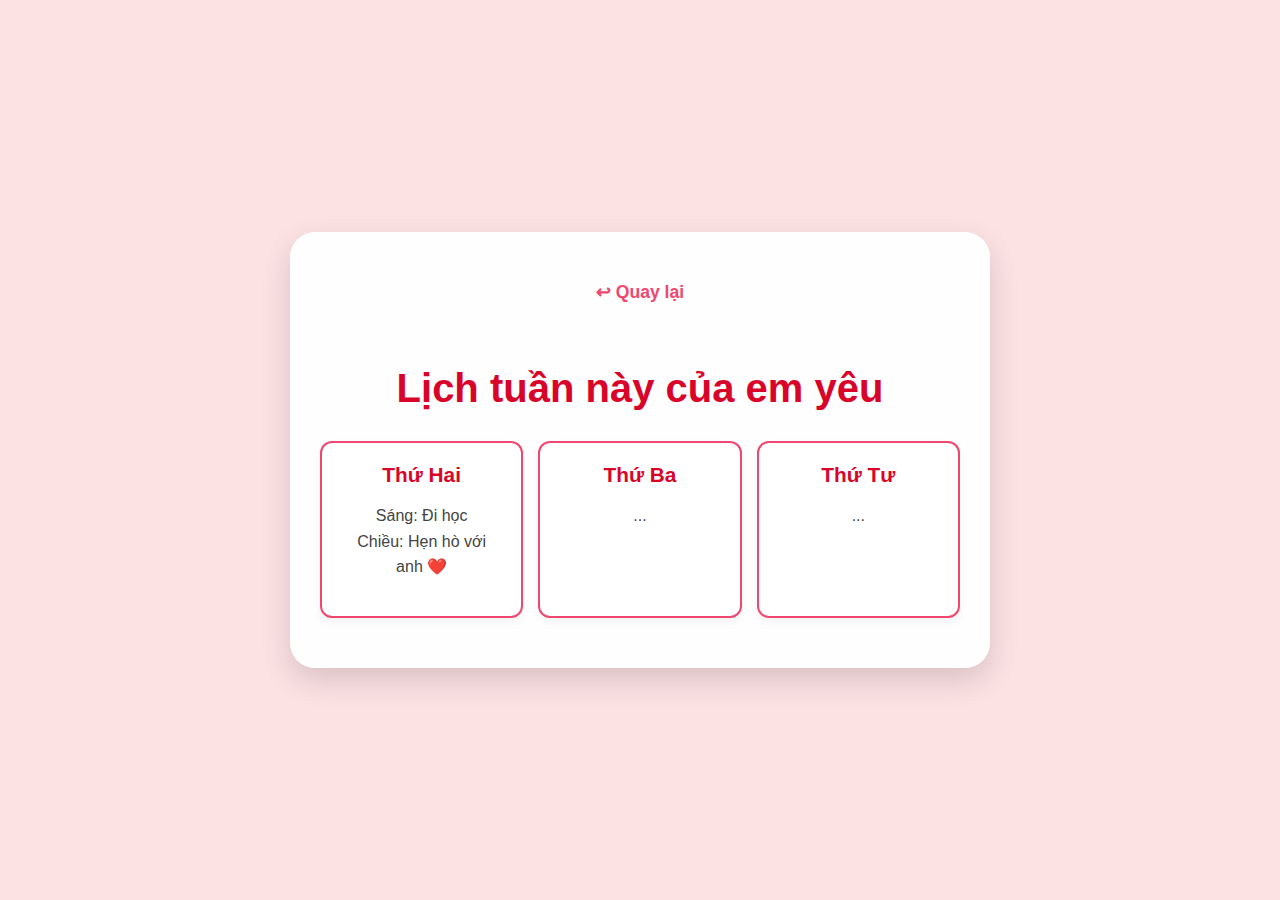
<file: schedule.html>
<!DOCTYPE html>
<html lang="vi">
<head>
    <title>Lịch Tuần Của Em</title>
    <link rel="stylesheet" href="css/style.css">
</head>
<body>
    <div class="container">
        <a href="index.html" class="back-button">↩ Quay lại</a>
        <h2>Lịch tuần này của em yêu</h2>
        <div class="schedule-grid">
            <div class="day"><b>Thứ Hai</b><p>Sáng: Đi học<br>Chiều: Hẹn hò với anh ❤️</p></div>
            <div class="day"><b>Thứ Ba</b><p>...</p></div>
            <div class="day"><b>Thứ Tư</b><p>...</p></div>
            </div>
    </div>
</body>
</html>
</file>
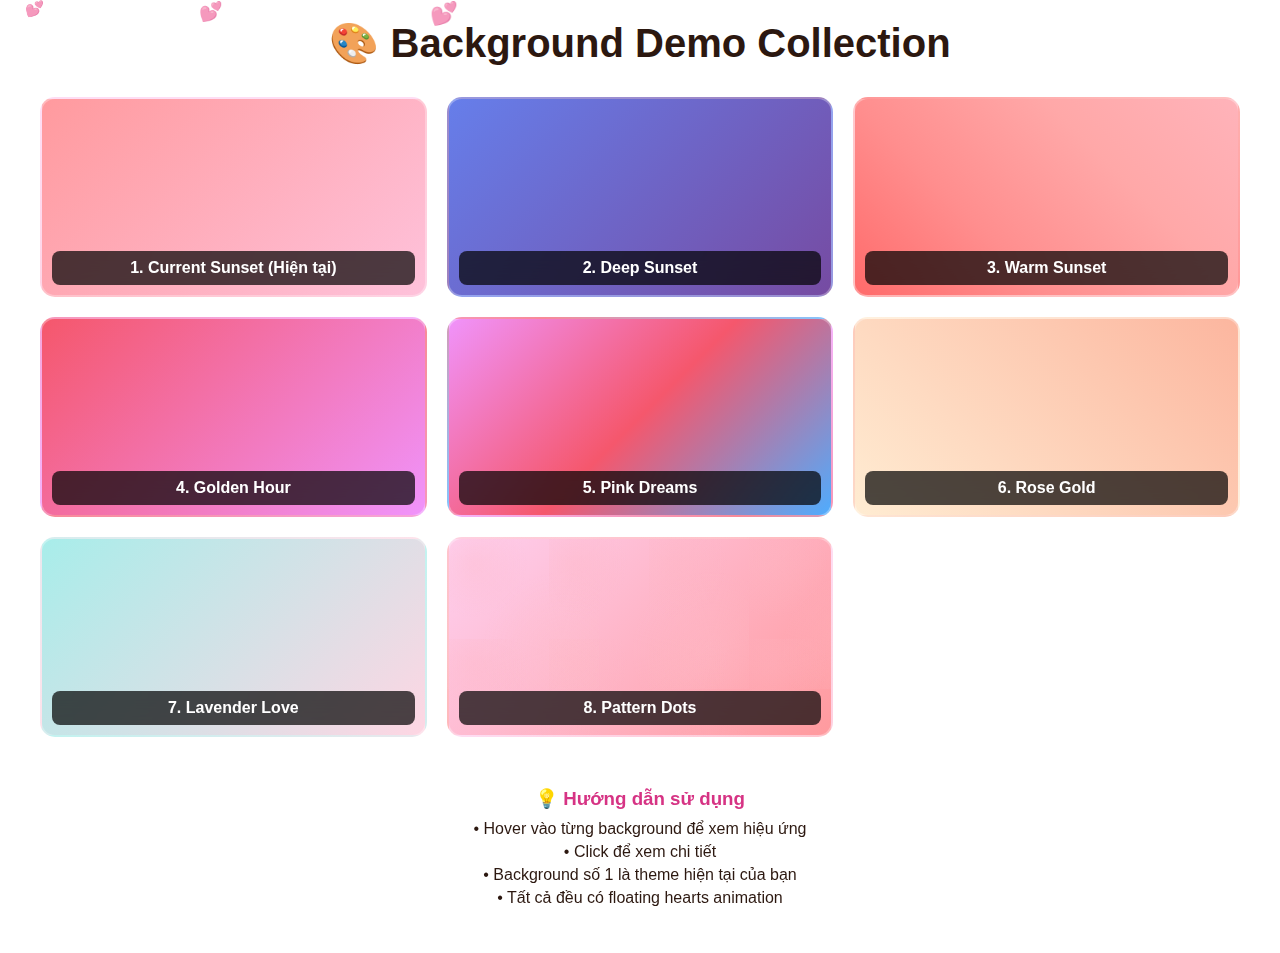
<file: test/html.html>
<!DOCTYPE html>
<html lang="vi">
<head>
    <meta charset="UTF-8">
    <meta name="viewport" content="width=device-width, initial-scale=1.0">
    <title>Background Demo - Romantic Sunset Theme</title>
    <style>
        * {
            margin: 0;
            padding: 0;
            box-sizing: border-box;
        }
        
        body {
            font-family: 'Segoe UI', Tahoma, Geneva, Verdana, sans-serif;
            min-height: 100vh;
            display: flex;
            flex-direction: column;
            align-items: center;
            padding: 20px;
        }
        
        .demo-container {
            max-width: 1200px;
            width: 100%;
        }
        
        h1 {
            text-align: center;
            color: #2c1810;
            margin-bottom: 30px;
            font-size: 2.5em;
            text-shadow: 0 2px 4px rgba(255, 255, 255, 0.8);
        }
        
        .background-grid {
            display: grid;
            grid-template-columns: repeat(auto-fit, minmax(300px, 1fr));
            gap: 20px;
            margin-bottom: 30px;
        }
        
        .background-demo {
            height: 200px;
            border-radius: 15px;
            position: relative;
            overflow: hidden;
            cursor: pointer;
            transition: transform 0.3s ease, box-shadow 0.3s ease;
            border: 2px solid rgba(255, 255, 255, 0.3);
        }
        
        .background-demo:hover {
            transform: translateY(-5px) scale(1.02);
            box-shadow: 0 10px 30px rgba(0, 0, 0, 0.2);
        }
        
        .demo-label {
            position: absolute;
            bottom: 10px;
            left: 10px;
            right: 10px;
            background: rgba(0, 0, 0, 0.7);
            color: white;
            padding: 8px 12px;
            border-radius: 8px;
            font-weight: 600;
            text-align: center;
            backdrop-filter: blur(10px);
        }
        
        /* Background Themes */
        .theme-1 {
            background: linear-gradient(-45deg, #ff9a9e, #fecfef, #fecfef, #ff9a9e);
            background-size: 400% 400%;
            animation: sunsetGradient 15s ease infinite;
        }
        
        .theme-2 {
            background: linear-gradient(135deg, #667eea 0%, #764ba2 100%);
        }
        
        .theme-3 {
            background: linear-gradient(45deg, #ff6b6b, #ff8e8e, #ffa8a8, #ffb3ba);
        }
        
        .theme-4 {
            background: linear-gradient(-45deg, #f093fb 0%, #f5576c 100%);
        }
        
        .theme-5 {
            background: linear-gradient(135deg, #f093fb 0%, #f5576c 50%, #4facfe 100%);
        }
        
        .theme-6 {
            background: linear-gradient(45deg, #ffecd2 0%, #fcb69f 100%);
        }
        
        .theme-7 {
            background: linear-gradient(135deg, #a8edea 0%, #fed6e3 100%);
        }
        
        .theme-8 {
            background: 
                radial-gradient(circle at 25% 25%, rgba(255, 182, 193, 0.3) 0%, transparent 50%),
                radial-gradient(circle at 75% 75%, rgba(255, 192, 203, 0.3) 0%, transparent 50%),
                linear-gradient(-45deg, #ff9a9e, #fecfef);
            background-size: 100px 100px, 150px 150px, 100% 100%;
        }
        
        @keyframes sunsetGradient {
            0% { background-position: 0% 50%; }
            50% { background-position: 100% 50%; }
            100% { background-position: 0% 50%; }
        }
        
        .floating-hearts {
            position: fixed;
            top: 0;
            left: 0;
            width: 100%;
            height: 100%;
            pointer-events: none;
            z-index: 1;
        }
        
        .heart {
            position: absolute;
            color: rgba(255, 182, 193, 0.6);
            font-size: 20px;
            animation: floatUp 8s linear infinite;
            pointer-events: none;
        }
        
        @keyframes floatUp {
            0% {
                transform: translate3d(0, 100vh, 0) rotate(0deg) scale(0.5);
                opacity: 0;
            }
            10% { 
                opacity: 0.8; 
                transform: translate3d(0, 90vh, 0) rotate(36deg) scale(0.8);
            }
            50% {
                opacity: 1;
                transform: translate3d(0, 50vh, 0) rotate(180deg) scale(1);
            }
            90% { 
                opacity: 0.6; 
                transform: translate3d(0, 10vh, 0) rotate(324deg) scale(0.8);
            }
            100% {
                transform: translate3d(0, -100px, 0) rotate(360deg) scale(0.5);
                opacity: 0;
            }
        }
        
        .instructions {
            background: rgba(255, 255, 255, 0.1);
            backdrop-filter: blur(20px);
            border: 1px solid rgba(255, 255, 255, 0.2);
            border-radius: 15px;
            padding: 20px;
            margin-top: 20px;
            text-align: center;
            color: #2c1810;
            text-shadow: 0 1px 2px rgba(255, 255, 255, 0.8);
        }
        
        .instructions h3 {
            margin-bottom: 10px;
            color: #d63384;
        }
        
        .instructions p {
            margin-bottom: 5px;
        }
    </style>
</head>
<body>
    <!-- Floating Hearts -->
    <div class="floating-hearts" id="floating-hearts"></div>
    
    <div class="demo-container">
        <h1>🎨 Background Demo Collection</h1>
        
        <div class="background-grid">
            <div class="background-demo theme-1">
                <div class="demo-label">1. Current Sunset (Hiện tại)</div>
            </div>
            
            <div class="background-demo theme-2">
                <div class="demo-label">2. Deep Sunset</div>
            </div>
            
            <div class="background-demo theme-3">
                <div class="demo-label">3. Warm Sunset</div>
            </div>
            
            <div class="background-demo theme-4">
                <div class="demo-label">4. Golden Hour</div>
            </div>
            
            <div class="background-demo theme-5">
                <div class="demo-label">5. Pink Dreams</div>
            </div>
            
            <div class="background-demo theme-6">
                <div class="demo-label">6. Rose Gold</div>
            </div>
            
            <div class="background-demo theme-7">
                <div class="demo-label">7. Lavender Love</div>
            </div>
            
            <div class="background-demo theme-8">
                <div class="demo-label">8. Pattern Dots</div>
            </div>
        </div>
        
        <div class="instructions">
            <h3>💡 Hướng dẫn sử dụng</h3>
            <p>• Hover vào từng background để xem hiệu ứng</p>
            <p>• Click để xem chi tiết</p>
            <p>• Background số 1 là theme hiện tại của bạn</p>
            <p>• Tất cả đều có floating hearts animation</p>
        </div>
    </div>
    
    <script>
        // Floating Hearts Animation
        function createFloatingHeart() {
            const heart = document.createElement('div');
            heart.className = 'heart';
            heart.innerHTML = '💕';
            heart.style.left = Math.random() * 100 + '%';
            heart.style.animationDelay = '0s';
            heart.style.fontSize = (Math.random() * 10 + 15) + 'px';
            heart.style.animationDuration = (Math.random() * 4 + 8) + 's';
            document.getElementById('floating-hearts').appendChild(heart);
            
            setTimeout(() => {
                if (heart.parentNode) {
                    heart.remove();
                }
            }, 15000);
        }
        
        // Tạo hearts liên tục
        function startHeartCreation() {
            createFloatingHeart();
            const nextDelay = Math.random() * 2000 + 1000;
            setTimeout(startHeartCreation, nextDelay);
        }
        
        // Bắt đầu tạo hearts
        startHeartCreation();
        
        // Tạo hearts ban đầu
        for (let i = 0; i < 3; i++) {
            setTimeout(() => createFloatingHeart(), i * 500);
        }
        
        // Click để xem chi tiết
        document.querySelectorAll('.background-demo').forEach((demo, index) => {
            demo.addEventListener('click', () => {
                alert(`Background ${index + 1} được chọn!\n\nBạn có muốn áp dụng background này vào website không?`);
            });
        });
    </script>
</body>
</html>
</file>
<file: css/style.css>
body {
    font-family: 'Segoe UI', Tahoma, Geneva, Verdana, sans-serif;
    background-color: #fde2e4; /* Màu nền nhẹ nhàng */
    /* background-image: url('../images/background.jpg'); */ /* Uncomment nếu bạn muốn dùng ảnh nền */
    background-size: cover;
    background-position: center;
    background-attachment: fixed; /* Giữ ảnh nền cố định khi cuộn */
    display: flex;
    justify-content: center;
    align-items: center;
    min-height: 100vh; /* Đảm bảo chiều cao tối thiểu để căn giữa */
    margin: 0;
    color: #333;
    padding: 20px; /* Thêm padding tổng thể để tránh nội dung dính sát mép */
    box-sizing: border-box; /* Bao gồm padding và border vào tổng kích thước */
}

.container {
    background-color: rgba(255, 255, 255, 0.95); /* Nền mờ hơn một chút để nổi bật */
    padding: 50px 30px; /* Tăng padding để nội dung có không gian */
    border-radius: 25px; /* Bo tròn góc hơn */
    box-shadow: 0 12px 30px rgba(0, 0, 0, 0.15); /* Shadow rõ hơn */
    text-align: center;
    max-width: 700px; /* Tăng chiều rộng tối đa */
    width: 90%; /* Chiếm 90% chiều rộng của parent (body) */
    box-sizing: border-box; /* Bao gồm padding và border vào tổng kích thước */
}

.welcome-container h1 {
    font-size: 3.2em; /* Tăng kích thước tiêu đề chính */
    color: #d90429;
    margin-bottom: 20px;
    letter-spacing: 1px; /* Thêm khoảng cách chữ để đẹp hơn */
}

.welcome-container p {
    font-size: 1.2em; /* Tăng kích thước chữ của đoạn văn */
    color: #555;
    margin-bottom: 35px;
}

h2 {
    font-size: 2.5em; /* Kích thước tiêu đề H2 */
    color: #d90429;
    margin-bottom: 25px;
}

nav {
    display: flex;
    flex-direction: column; /* Xếp các nút theo chiều dọc */
    gap: 18px; /* Khoảng cách giữa các nút */
    margin-top: 20px;
}

.nav-button {
    display: block;
    background-color: #ef476f;
    color: white;
    padding: 18px 35px; /* Tăng padding của nút */
    border-radius: 50px;
    text-decoration: none;
    font-weight: bold;
    font-size: 1.3em; /* Tăng kích thước chữ trong nút */
    transition: background-color 0.3s ease, transform 0.2s ease; /* Thêm hiệu ứng transform */
    box-shadow: 0 5px 15px rgba(239, 71, 111, 0.3); /* Thêm shadow cho nút */
}

.nav-button:hover {
    background-color: #d90429;
    transform: translateY(-3px); /* Nút nhích lên một chút khi di chuột qua */
    box-shadow: 0 8px 20px rgba(217, 4, 41, 0.4);
}

.back-button {
    display: inline-block;
    margin-bottom: 30px; /* Tăng khoảng cách so với nội dung */
    text-decoration: none;
    color: #ef476f;
    font-weight: bold;
    font-size: 1.1em;
    transition: color 0.3s ease;
}

.back-button:hover {
    color: #d90429;
}

.big-number {
    font-size: 7.5rem; /* Rất lớn cho số ngày yêu */
    font-weight: bold;
    color: #ef476f;
    margin: 20px 0;
    line-height: 1; /* Đảm bảo không bị quá cao */
}

.countdown {
    display: flex; /* Dùng flexbox để căn chỉnh các phần tử đếm ngược */
    justify-content: center;
    gap: 15px; /* Khoảng cách giữa các phần tử */
    margin: 30px 0;
}

.countdown span {
    font-size: 4.5rem; /* Kích thước chữ cho các số đếm ngược */
    font-weight: bold;
    color: #ef476f;
    padding: 0 5px;
    display: inline-block; /* Để padding hoạt động */
    min-width: 70px; /* Đảm bảo chiều rộng tối thiểu để không bị nhảy số */
}

.countdown-label { /* Label cho ngày, giờ, phút, giây */
    font-size: 1.2em;
    color: #555;
    display: block; /* Để nó nằm dưới số */
    margin-top: 5px;
}

/* CSS cho Lịch tuần */
.schedule-grid {
    display: grid;
    grid-template-columns: repeat(auto-fit, minmax(180px, 1fr)); /* Tăng kích thước tối thiểu */
    gap: 15px; /* Khoảng cách giữa các ô lịch */
    margin-top: 30px;
}

.day {
    background-color: #fff;
    padding: 20px; /* Tăng padding của ô ngày */
    border-radius: 12px;
    border: 2px solid #ef476f;
    box-shadow: 0 4px 10px rgba(0, 0, 0, 0.05);
}

.day b {
    color: #d90429;
    font-size: 1.3em;
    margin-bottom: 10px;
    display: block; /* Đảm bảo tiêu đề ngày nằm trên một dòng riêng */
}

.day p {
    font-size: 1em;
    line-height: 1.6;
    color: #444;
}

/* --- MEDIA QUERIES cho thiết bị di động --- */
@media (max-width: 768px) {
    .container {
        padding: 30px 20px; /* Giảm padding trên điện thoại */
        width: 95%; /* Chiếm nhiều hơn trên màn hình nhỏ */
    }

    .welcome-container h1 {
        font-size: 2.5em;
        margin-bottom: 15px;
    }

    .welcome-container p {
        font-size: 1em;
        margin-bottom: 25px;
    }

    h2 {
        font-size: 2em;
        margin-bottom: 20px;
    }

    .nav-button {
        padding: 15px 25px;
        font-size: 1.1em;
    }

    .big-number {
        font-size: 5rem; /* Giảm kích thước số ngày yêu trên di động */
    }

    .countdown span {
        font-size: 3rem; /* Giảm kích thước số đếm ngược */
        min-width: 50px;
    }
}

@media (max-width: 480px) {
    .container {
        padding: 25px 15px;
        border-radius: 15px;
    }

    .welcome-container h1 {
        font-size: 2em;
    }
    .welcome-container p {
        font-size: 0.9em;
    }

    .nav-button {
        padding: 12px 20px;
        font-size: 1em;
    }

    .big-number {
        font-size: 4rem;
    }

    .countdown span {
        font-size: 2.2rem;
        min-width: 40px;
        padding: 0 2px;
    }
    .countdown-label {
        font-size: 0.8em;
    }

    .schedule-grid {
        grid-template-columns: 1fr; /* 1 cột trên điện thoại rất nhỏ */
    }
    .day b {
        font-size: 1.2em;
    }
}

/* --- CSS CHO LỊCH THEO DÕI CHU KỲ --- */
.calendar-container {
    margin-top: 20px;
    width: 100%;
}

.calendar-header {
    display: flex;
    justify-content: space-between;
    align-items: center;
    margin-bottom: 20px;
}

.calendar-header h2 {
    margin: 0;
    font-size: 1.8em;
    color: #d90429;
}

.calendar-header button {
    background-color: #ef476f;
    color: white;
    border: none;
    border-radius: 50%;
    width: 40px;
    height: 40px;
    font-size: 1.5em;
    cursor: pointer;
    transition: background-color 0.3s;
}

.calendar-header button:hover {
    background-color: #d90429;
}

.calendar-weekdays, .calendar-days {
    display: grid;
    grid-template-columns: repeat(7, 1fr);
    gap: 5px;
}

.calendar-weekdays div {
    font-weight: bold;
    color: #555;
    padding-bottom: 10px;
}

.day-cell {
    display: flex;
    justify-content: center;
    align-items: center;
    height: 45px;
    border-radius: 50%;
    transition: background-color 0.3s;
}

.day-cell.empty-day {
    background-color: transparent;
}

.day-cell.today {
    border: 2px solid #ef476f;
    font-weight: bold;
}

.day-cell.period-day {
    background-color: #ff8fa3;
    color: white;
    font-weight: bold;
}

.calendar-legend {
    margin-top: 25px;
    display: flex;
    justify-content: center;
    gap: 20px;
    font-size: 0.9em;
}

.legend-item {
    display: flex;
    align-items: center;
    gap: 8px;
}

.legend-color {
    width: 20px;
    height: 20px;
    border-radius: 50%;
    display: inline-block;
}

.legend-color.period-day {
    background-color: #ff8fa3;
}

.legend-color.today {
    border: 2px solid #ef476f;
}

/* Responsive cho lịch */
@media (max-width: 480px) {
    .calendar-header h2 {
        font-size: 1.2em;
    }
    .day-cell {
        height: 35px;
        font-size: 0.9em;
    }
}
</file>
